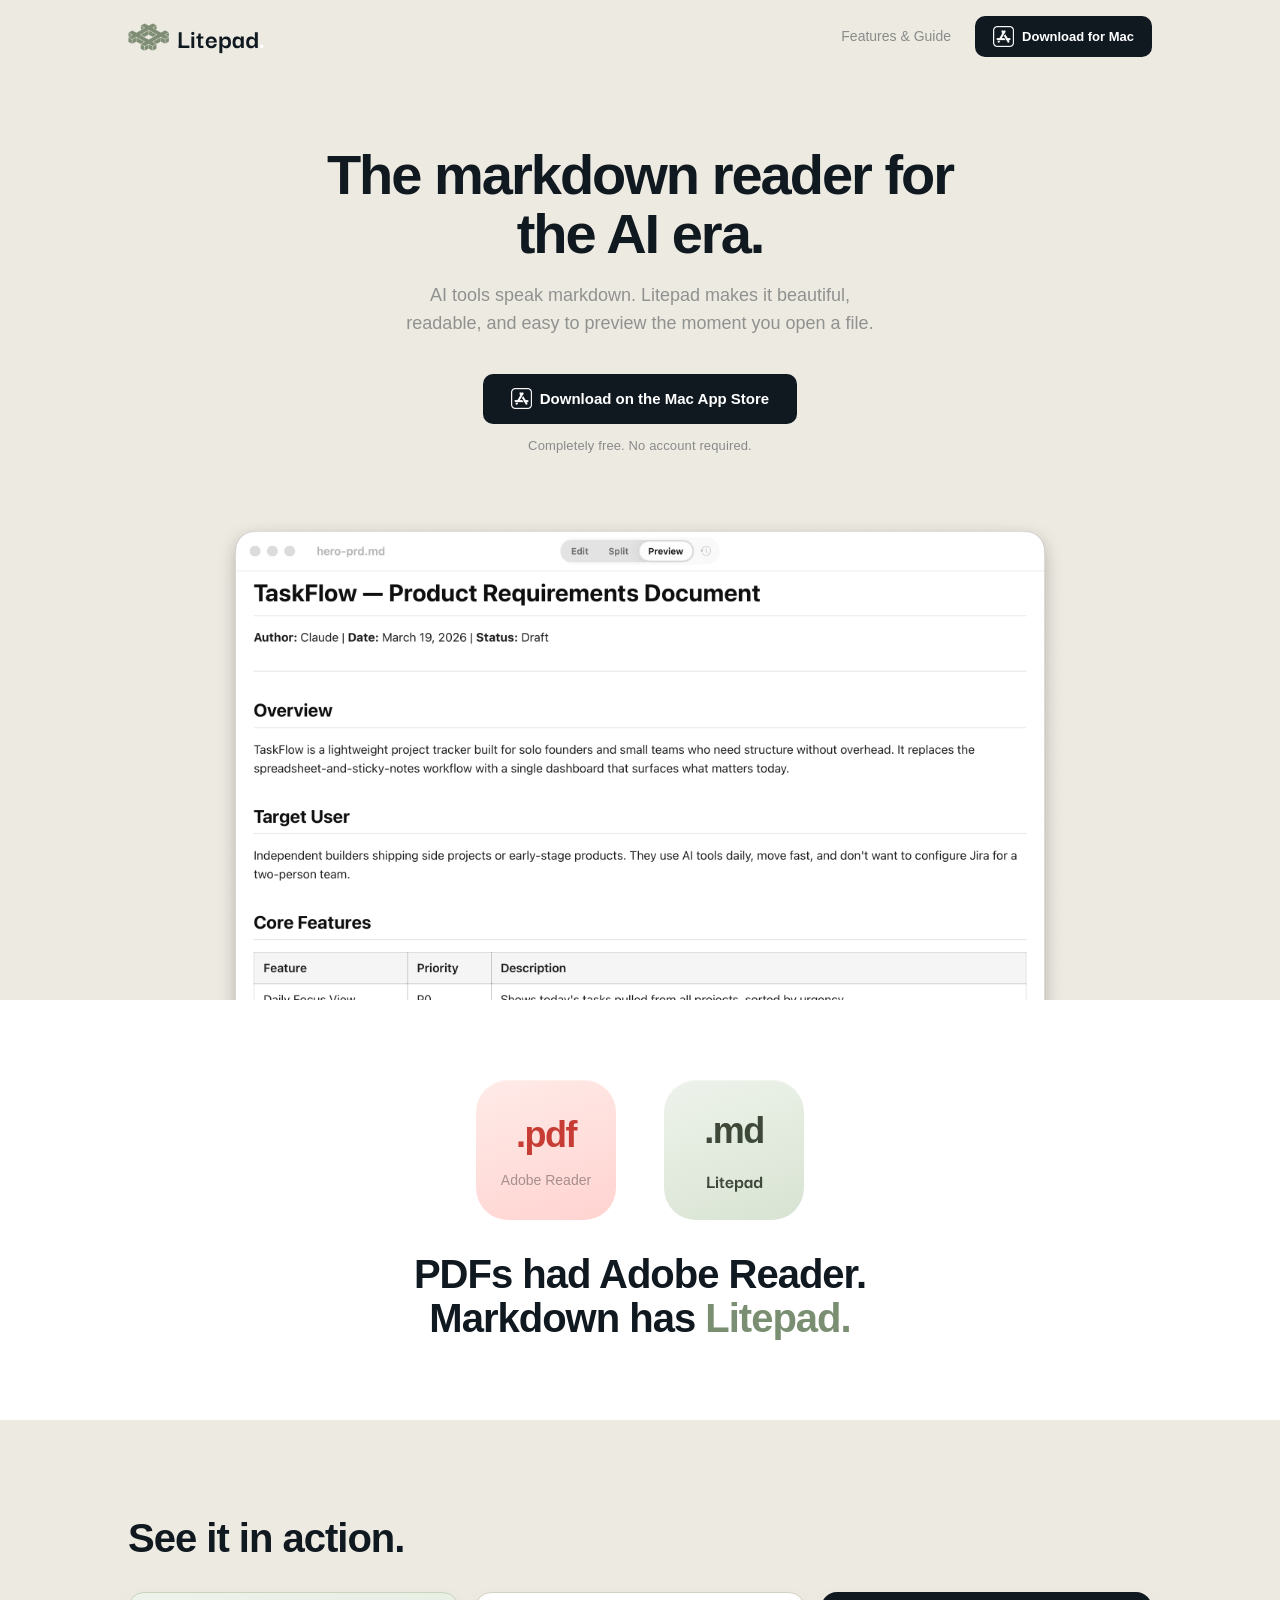
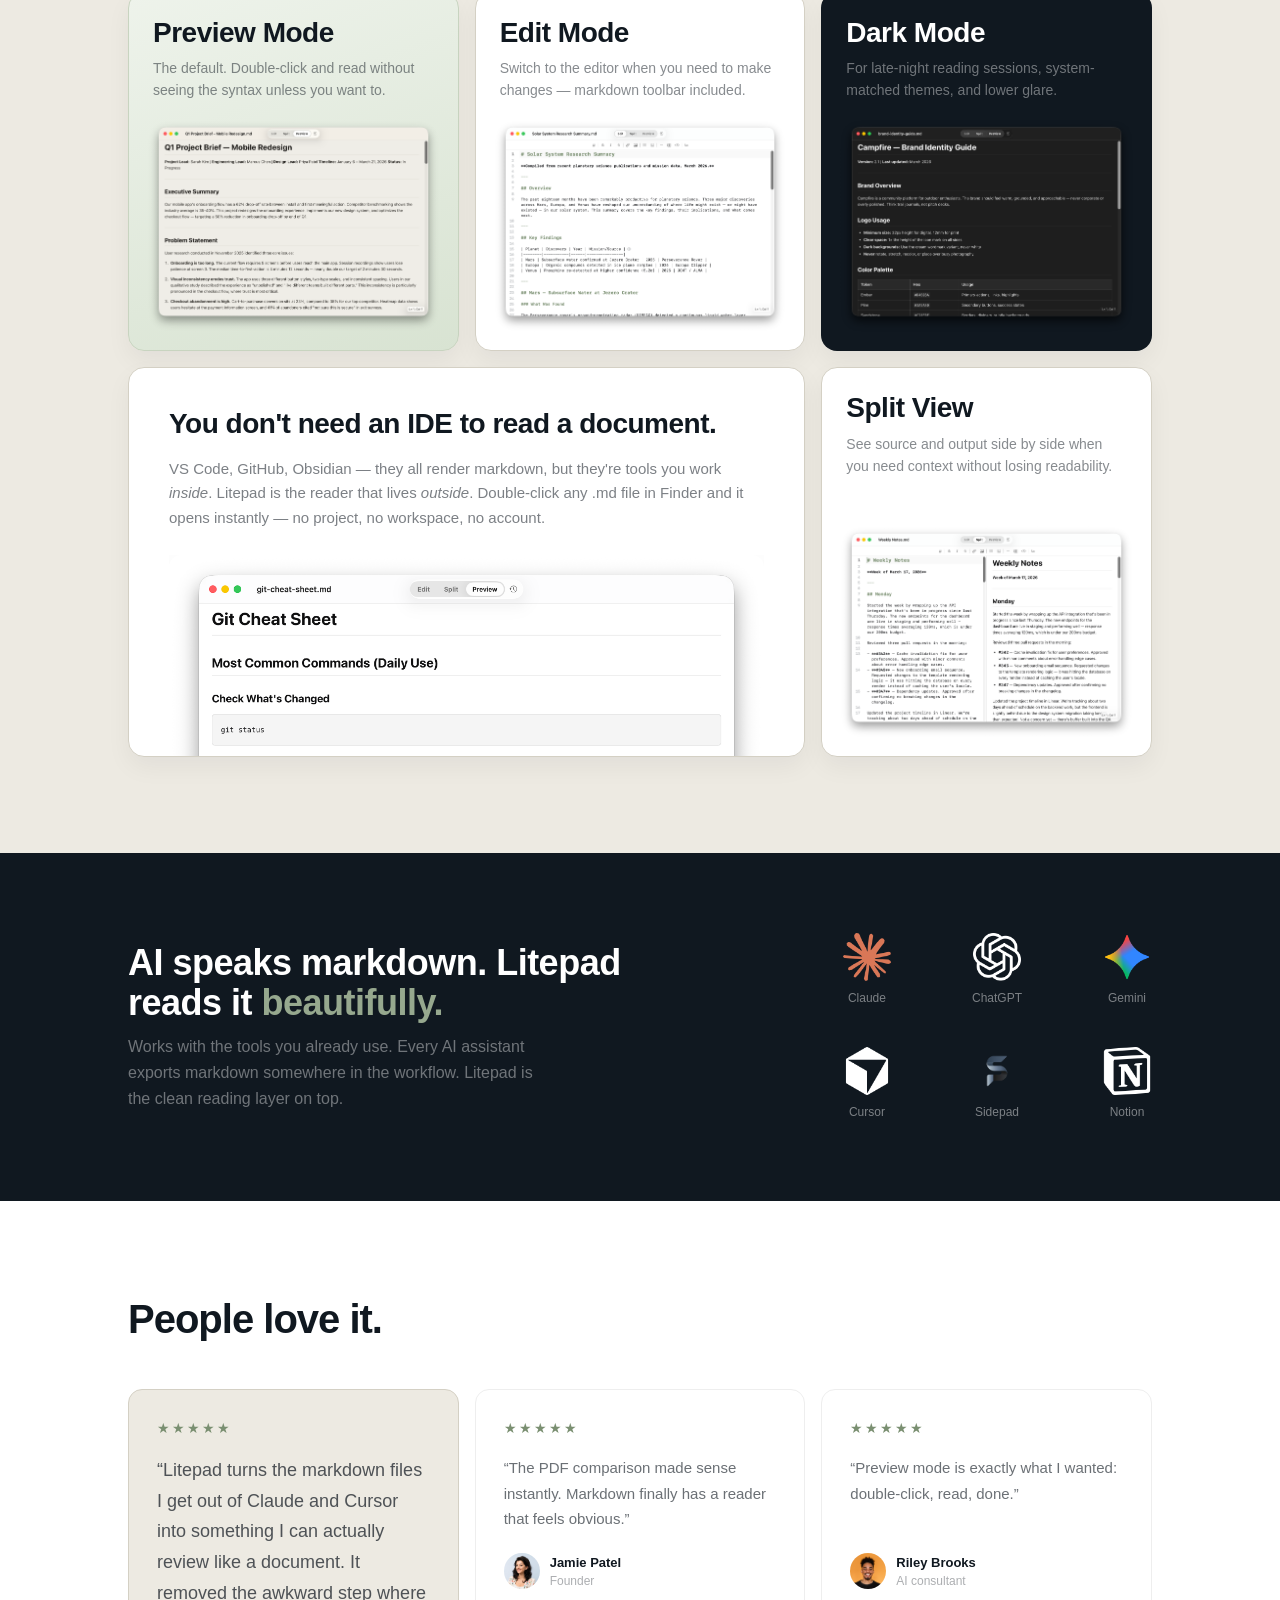
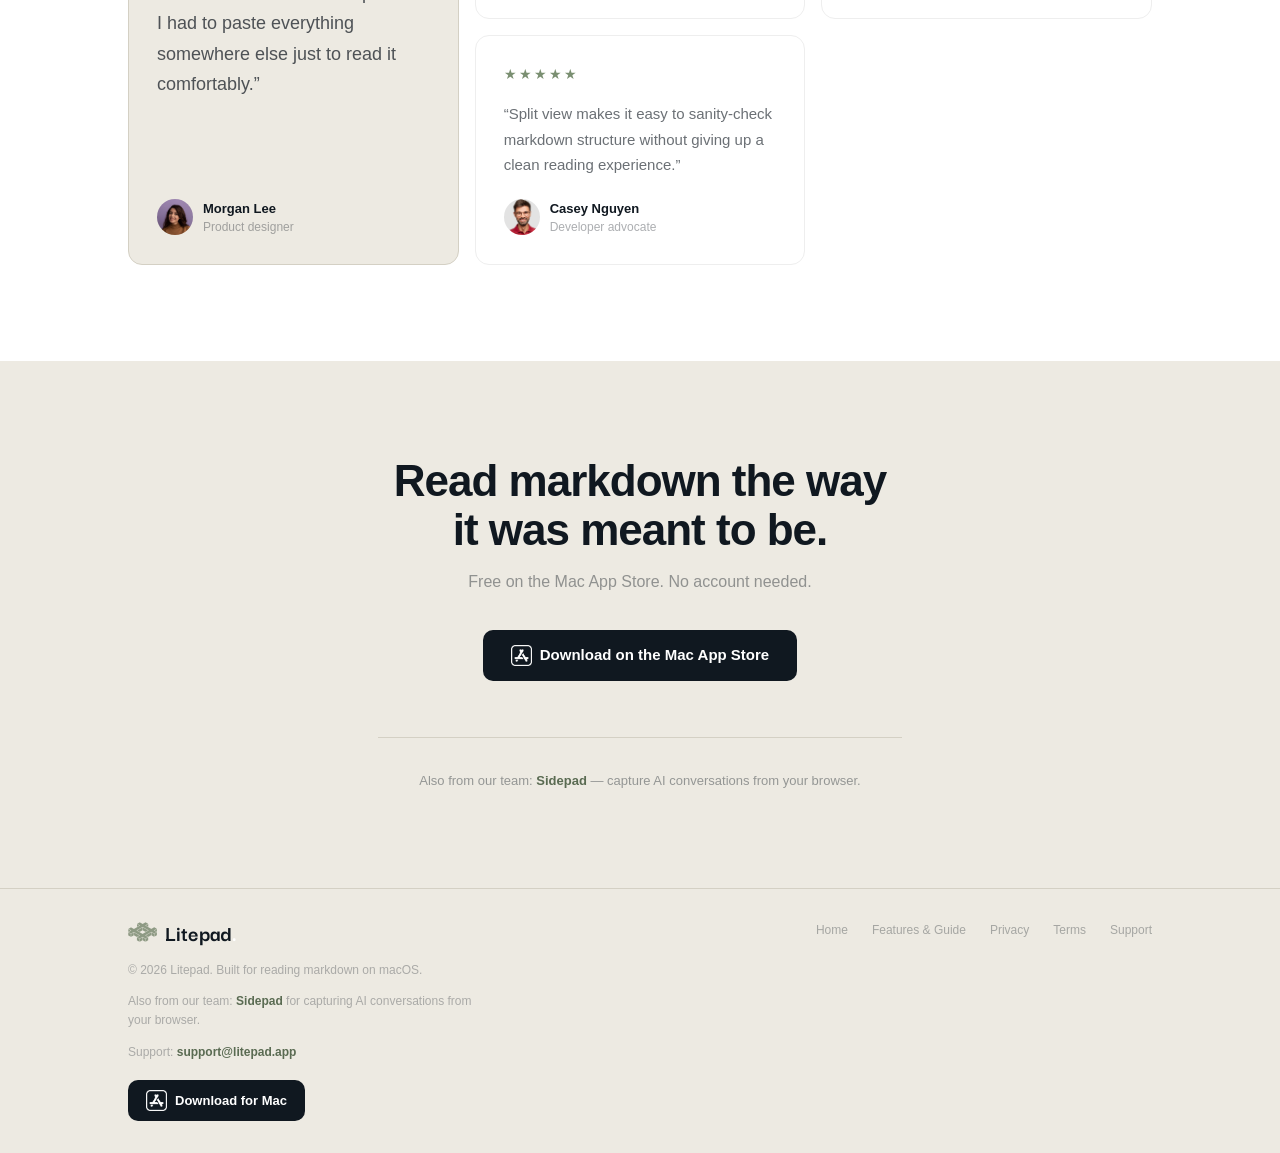
<file: index.html>
<!DOCTYPE html>
<html lang="en">
<head>
  <meta charset="UTF-8">
  <meta name="viewport" content="width=device-width, initial-scale=1.0">
  <title>Litepad | The markdown reader for the AI era</title>
  <meta name="description" content="Litepad is the markdown reader for the AI era. Double-click any .md file and see it beautifully rendered on your Mac.">
  <meta property="og:title" content="Litepad | The markdown reader for the AI era">
  <meta property="og:description" content="AI tools speak markdown. Litepad makes it beautiful, readable, and easy to preview.">
  <meta property="og:type" content="website">
  <meta property="og:image" content="assets/screenshots/Homepage/hero-prd-cropped.png">
  <meta name="twitter:card" content="summary_large_image">
  <meta name="twitter:title" content="Litepad | The markdown reader for the AI era">
  <meta name="twitter:description" content="AI tools speak markdown. Litepad makes it beautiful, readable, and easy to preview.">
  <link rel="icon" type="image/png" href="assets/logo/icon/transparent-icon-cropped.png">
  <link rel="preconnect" href="https://fonts.googleapis.com">
  <link rel="preconnect" href="https://fonts.gstatic.com" crossorigin>
  <link href="https://fonts.googleapis.com/css2?family=Darker+Grotesque:wght@700&display=swap" rel="stylesheet">
  <link rel="stylesheet" href="css/style.css">
</head>
<body>
  <div class="site-shell">
    <header class="nav" aria-label="Primary">
      <div class="nav-inner">
        <a class="nav-logo" href="index.html" aria-label="Litepad home">
          <img src="assets/logo/icon/transparent-icon-cropped.png" alt="">
          <span class="nav-wordmark">Litepad<span class="dot">.</span></span>
        </a>
        <div class="nav-right">
          <a class="nav-link" href="features.html">Features &amp; Guide</a>
          <a class="btn-primary nav-cta" href="#" aria-label="Download Litepad for Mac">
            <img src="assets/outside-logos/831378.png" alt="">
            <span>Download for Mac</span>
          </a>
        </div>
      </div>
    </header>

    <main>
      <section class="hero section-beige">
        <div class="hero-inner">
          <h1>The markdown reader for the AI era.</h1>
          <p class="hero-sub">AI tools speak markdown. Litepad makes it beautiful, readable, and easy to preview the moment you open a file.</p>
          <div class="hero-ctas">
            <a class="btn-primary" href="#">
              <img src="assets/outside-logos/831378.png" alt="">
              <span>Download on the Mac App Store</span>
            </a>
          </div>
          <p class="hero-trust">Completely free. No account required.</p>
        </div>
        <div class="hero-screenshot" aria-label="Litepad preview mode interface">
          <img src="assets/screenshots/Homepage/hero-prd-cropped.png" alt="Litepad showing a product requirements document in preview mode" width="2290" height="1300">
        </div>
      </section>

      <section class="pdf-analogy section-white">
        <div class="container pdf-analogy-inner">
          <div class="format-chips" aria-label="PDF compared with markdown reading app">
            <div class="format-chip format-chip--pdf">
              <strong>.pdf</strong>
              <span>Adobe Reader</span>
            </div>
            <div class="format-chip format-chip--md">
              <strong>.md</strong>
              <span>Litepad</span>
            </div>
          </div>
          <h2>PDFs had Adobe Reader.<br>Markdown has <span class="text-green">Litepad.</span></h2>
        </div>
      </section>

      <section class="bento section-beige">
        <div class="container">
          <div class="bento-header">
            <h2>See it in action.</h2>
          </div>
          <div class="bento-grid">
            <article class="bento-card bento-card--preview">
              <div class="bento-card-body">
                <h3>Preview Mode</h3>
                <p>The default. Double-click and read without seeing the syntax unless you want to.</p>
              </div>
              <div class="bento-card-image">
                <img src="assets/screenshots/Bento/bento-preview-Q1-project-light.png" alt="Q1 Project Brief rendered in Litepad preview mode">
              </div>
            </article>

            <article class="bento-card bento-card--edit">
              <div class="bento-card-body">
                <h3>Edit Mode</h3>
                <p>Switch to the editor when you need to make changes — markdown toolbar included.</p>
              </div>
              <div class="bento-card-image">
                <img src="assets/screenshots/Bento/bento-edit-solarsystem-ultralight.png" alt="Solar System Research Summary in Litepad edit mode with toolbar">
              </div>
            </article>

            <article class="bento-card bento-card--dark">
              <div class="bento-card-body">
                <h3>Dark Mode</h3>
                <p>For late-night reading sessions, system-matched themes, and lower glare.</p>
              </div>
              <div class="bento-card-image">
                <img src="assets/screenshots/Bento/bento-dark-brand.png" alt="Brand Identity Guide rendered in Litepad dark mode">
              </div>
            </article>

            <article class="bento-card bento-card--no-ide">
              <div class="no-ide-copy">
                <h3>You don't need an IDE to read a document.</h3>
                <p>VS Code, GitHub, Obsidian — they all render markdown, but they're tools you work <em>inside</em>. Litepad is the reader that lives <em>outside</em>. Double-click any .md file in Finder and it opens instantly — no project, no workspace, no account.</p>
              </div>
              <div class="no-ide-image">
                <img src="assets/screenshots/Homepage/git-final-cropped.png" alt="Git Cheat Sheet rendered in Litepad preview mode">
              </div>
            </article>

            <article class="bento-card bento-card--split">
              <div class="bento-card-body">
                <h3>Split View</h3>
                <p>See source and output side by side when you need context without losing readability.</p>
              </div>
              <div class="bento-card-image">
                <img src="assets/screenshots/Bento/bento-split-weekly-ultralight.png" alt="Weekly Notes in Litepad split view showing raw markdown and rendered preview side by side">
              </div>
            </article>
          </div>
        </div>
      </section>

      <section class="ai-tools section-dark">
        <div class="container ai-tools-inner">
          <div class="ai-tools-text">
            <h2>AI speaks markdown. Litepad reads it <span class="text-green-light">beautifully.</span></h2>
            <p>Works with the tools you already use. Every AI assistant exports markdown somewhere in the workflow. Litepad is the clean reading layer on top.</p>
          </div>
          <div class="ai-logos" aria-label="Supported AI and productivity tools">
            <div class="ai-logo-item"><img src="assets/outside-logos/claude-color.png" alt="Claude"><span>Claude</span></div>
            <div class="ai-logo-item"><img class="invert-logo" src="assets/outside-logos/openai.png" alt="ChatGPT"><span>ChatGPT</span></div>
            <div class="ai-logo-item"><img src="assets/outside-logos/gemini-color.png" alt="Gemini"><span>Gemini</span></div>
            <div class="ai-logo-item"><img class="invert-logo" src="assets/outside-logos/cursor.png" alt="Cursor"><span>Cursor</span></div>
            <div class="ai-logo-item"><img src="assets/outside-logos/logo-S-transparent-padded.png" alt="Sidepad"><span>Sidepad</span></div>
            <div class="ai-logo-item"><img class="invert-logo" src="assets/outside-logos/notion.png" alt="Notion"><span>Notion</span></div>
          </div>
        </div>
      </section>

      <section class="testimonials section-white">
        <div class="container">
          <h2>People love it.</h2>
          <div class="testimonials-grid">
            <article class="t-card t-card--featured">
              <div class="stars" aria-label="5 stars">★★★★★</div>
              <p class="quote">“Litepad turns the markdown files I get out of Claude and Cursor into something I can actually review like a document. It removed the awkward step where I had to paste everything somewhere else just to read it comfortably.”</p>
              <div class="t-author">
                <img class="t-avatar" src="assets/testimonials/morgan.png" alt="">
                <div>
                  <div class="t-name">Morgan Lee</div>
                  <div class="t-role">Product designer</div>
                </div>
              </div>
            </article>
            <article class="t-card">
              <div class="stars" aria-label="5 stars">★★★★★</div>
              <p class="quote">“The PDF comparison made sense instantly. Markdown finally has a reader that feels obvious.”</p>
              <div class="t-author">
                <img class="t-avatar" src="assets/testimonials/jamie.png" alt="">
                <div>
                  <div class="t-name">Jamie Patel</div>
                  <div class="t-role">Founder</div>
                </div>
              </div>
            </article>
            <article class="t-card">
              <div class="stars" aria-label="5 stars">★★★★★</div>
              <p class="quote">“Preview mode is exactly what I wanted: double-click, read, done.”</p>
              <div class="t-author">
                <img class="t-avatar" src="assets/testimonials/riley.png" alt="">
                <div>
                  <div class="t-name">Riley Brooks</div>
                  <div class="t-role">AI consultant</div>
                </div>
              </div>
            </article>
            <article class="t-card">
              <div class="stars" aria-label="5 stars">★★★★★</div>
              <p class="quote">“Split view makes it easy to sanity-check markdown structure without giving up a clean reading experience.”</p>
              <div class="t-author">
                <img class="t-avatar" src="assets/testimonials/casey.png" alt="">
                <div>
                  <div class="t-name">Casey Nguyen</div>
                  <div class="t-role">Developer advocate</div>
                </div>
              </div>
            </article>
          </div>
        </div>
      </section>

      <section class="bottom-cta section-beige">
        <div class="container bottom-cta-inner">
          <h2>Read markdown the way it was meant to be.</h2>
          <p class="bottom-cta-sub">Free on the Mac App Store. No account needed.</p>
          <a class="btn-primary" href="#">
            <img src="assets/outside-logos/831378.png" alt="">
            <span>Download on the Mac App Store</span>
          </a>
          <p class="sidepad-promo">Also from our team: <a href="https://sidepad.app/"><strong>Sidepad</strong></a> — capture AI conversations from your browser.</p>
        </div>
      </section>
    </main>

    <footer class="footer section-beige">
      <div class="footer-inner">
        <div class="footer-copy">
          <a class="footer-brand" href="index.html" aria-label="Litepad home">
            <img src="assets/logo/icon/transparent-icon-cropped.png" alt="">
            <span class="footer-wordmark">Litepad<span class="dot">.</span></span>
          </a>
          <p class="footer-copyright">© 2026 Litepad. Built for reading markdown on macOS.</p>
          <p class="footer-note">Also from our team: <a href="https://sidepad.app/">Sidepad</a> for capturing AI conversations from your browser.</p>
          <p class="footer-support">Support: <a href="mailto:support@litepad.app">support@litepad.app</a></p>
          <div class="footer-download">
            <a class="btn-primary nav-cta" href="#">
              <img src="assets/outside-logos/831378.png" alt="">
              <span>Download for Mac</span>
            </a>
          </div>
        </div>
        <nav class="footer-links" aria-label="Footer">
          <a href="index.html">Home</a>
          <a href="features.html">Features &amp; Guide</a>
          <a href="privacy.html">Privacy</a>
          <a href="terms.html">Terms</a>
          <a href="mailto:support@litepad.app">Support</a>
        </nav>
      </div>
    </footer>
  </div>
  <script src="js/main.js"></script>
</body>
</html>
</file>
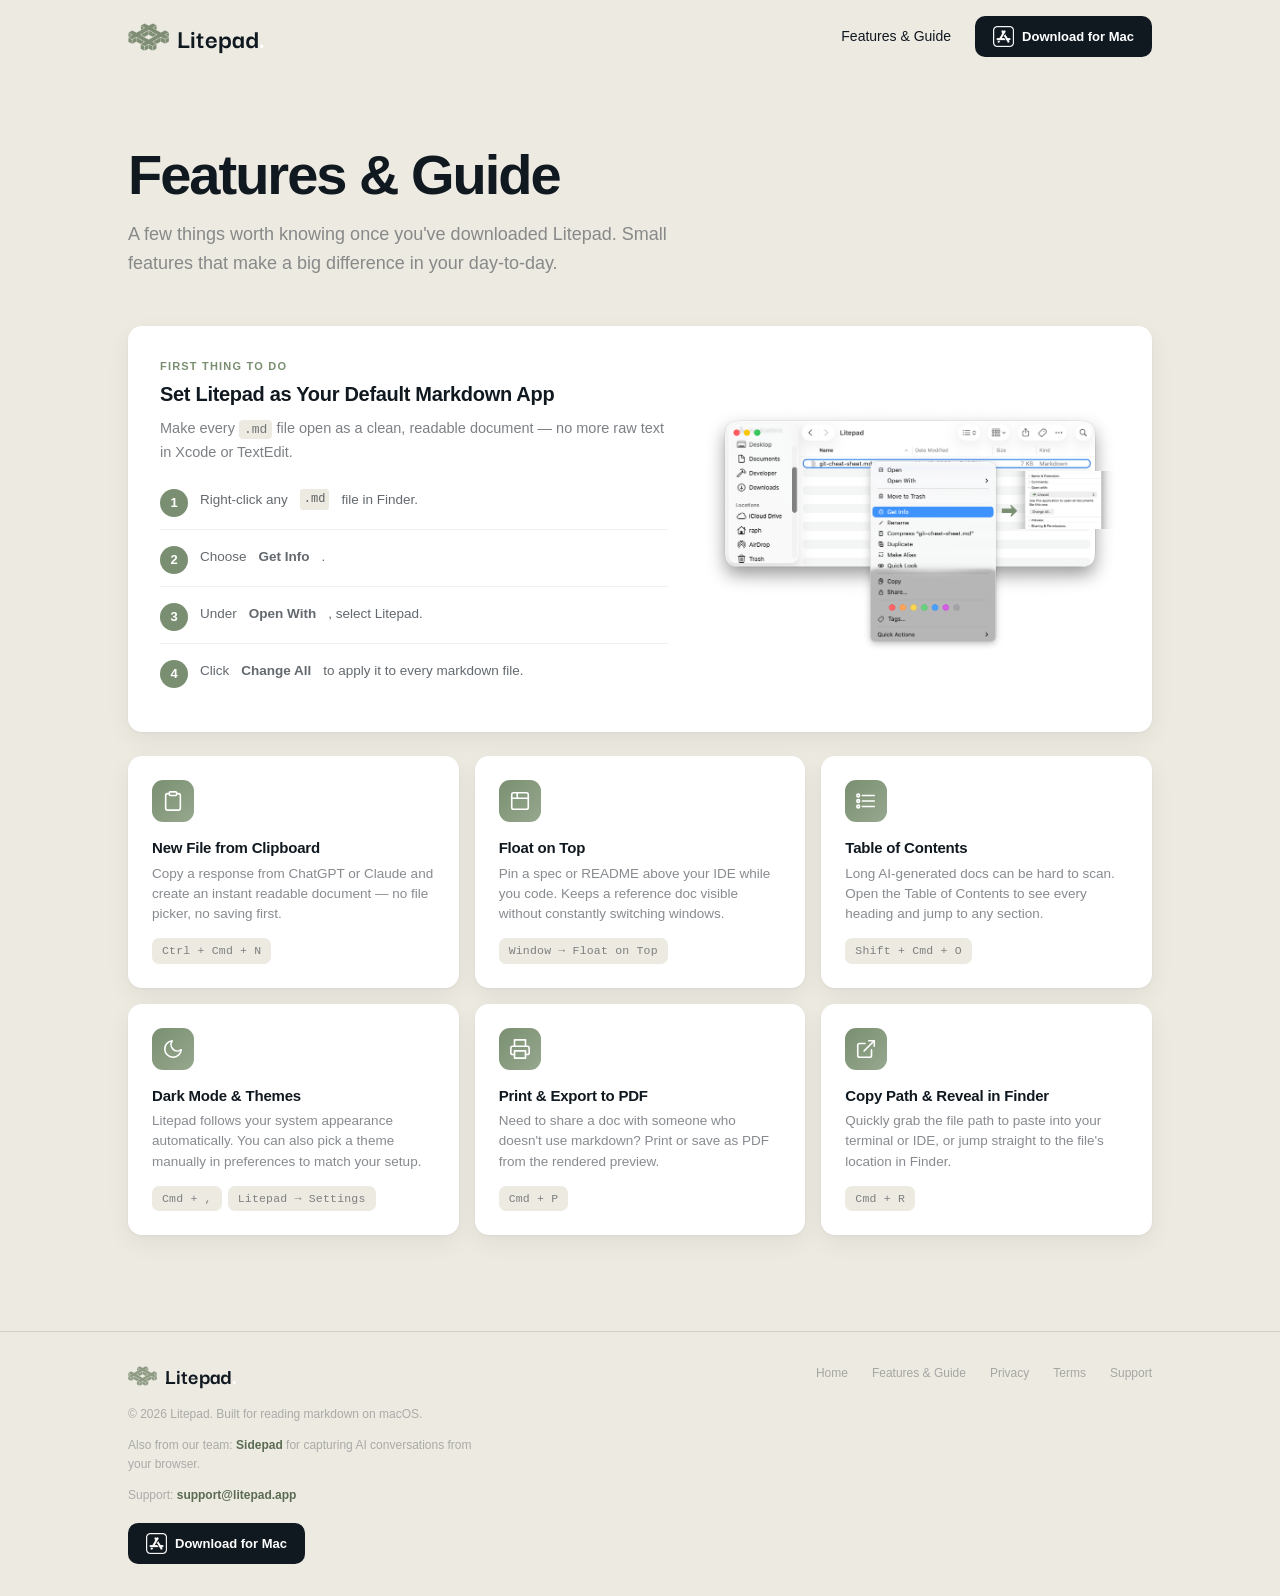
<file: features.html>
<!DOCTYPE html>
<html lang="en">
<head>
  <meta charset="UTF-8">
  <meta name="viewport" content="width=device-width, initial-scale=1.0">
  <title>Features &amp; Guide | Litepad</title>
  <meta name="description" content="Tips and shortcuts for getting the most out of Litepad — set it as your default, clipboard tricks, floating windows, themes, and PDF export.">
  <meta property="og:title" content="Features &amp; Guide | Litepad">
  <meta property="og:description" content="Tips and shortcuts for getting the most out of Litepad — set it as your default, clipboard tricks, floating windows, themes, and PDF export.">
  <meta property="og:type" content="website">
  <meta property="og:image" content="assets/screenshots/Homepage/hero-prd-cropped.png">
  <meta name="twitter:card" content="summary_large_image">
  <meta name="twitter:title" content="Features &amp; Guide | Litepad">
  <meta name="twitter:description" content="Tips and shortcuts for getting the most out of Litepad on macOS.">
  <link rel="icon" type="image/png" href="assets/logo/icon/transparent-icon-cropped.png">
  <link rel="preconnect" href="https://fonts.googleapis.com">
  <link rel="preconnect" href="https://fonts.gstatic.com" crossorigin>
  <link href="https://fonts.googleapis.com/css2?family=Darker+Grotesque:wght@700&display=swap" rel="stylesheet">
  <link rel="stylesheet" href="css/style.css">
</head>
<body>
  <div class="site-shell">
    <header class="nav" aria-label="Primary">
      <div class="nav-inner">
        <a class="nav-logo" href="index.html" aria-label="Litepad home">
          <img src="assets/logo/icon/transparent-icon-cropped.png" alt="">
          <span class="nav-wordmark">Litepad<span class="dot">.</span></span>
        </a>
        <div class="nav-right">
          <a class="nav-link" href="features.html" aria-current="page">Features &amp; Guide</a>
          <a class="btn-primary nav-cta" href="#">
            <img src="assets/outside-logos/831378.png" alt="">
            <span>Download for Mac</span>
          </a>
        </div>
      </div>
    </header>

    <main class="section-beige">
    <section class="features-header">
      <div class="container">
        <h1>Features &amp; Guide</h1>
        <p>A few things worth knowing once you've downloaded Litepad. Small features that make a big difference in your day-to-day.</p>
      </div>
    </section>

    <section class="features-tips">
      <div class="container">
        <article class="tip-hero">
          <div class="tip-hero-text">
            <span class="tip-hero-label">First thing to do</span>
            <h2>Set Litepad as Your Default Markdown App</h2>
            <p>Make every <code>.md</code> file open as a clean, readable document — no more raw text in Xcode or TextEdit.</p>
            <ol class="tip-hero-steps">
              <li>Right-click any <code>.md</code> file in Finder.</li>
              <li>Choose <strong>Get Info</strong>.</li>
              <li>Under <strong>Open With</strong>, select Litepad.</li>
              <li>Click <strong>Change All</strong> to apply it to every markdown file.</li>
            </ol>
          </div>
          <div class="tip-hero-image">
            <img src="assets/screenshots/Set Default Image/set-default-md.png" alt="Finder context menu showing Get Info, with the Open With panel set to Litepad and Change All button">
          </div>
        </article>

        <div class="tips-grid">
          <article class="tip-card">
            <div class="tip-icon" aria-hidden="true">
              <svg width="22" height="22" viewBox="0 0 24 24" fill="none" stroke="#fff" stroke-width="1.75" stroke-linecap="round" stroke-linejoin="round"><path d="M16 4h2a2 2 0 0 1 2 2v14a2 2 0 0 1-2 2H6a2 2 0 0 1-2-2V6a2 2 0 0 1 2-2h2"/><rect x="8" y="2" width="8" height="4" rx="1" ry="1"/></svg>
            </div>
            <h3 class="tip-title">New File from Clipboard</h3>
            <p class="tip-desc">Copy a response from ChatGPT or Claude and create an instant readable document — no file picker, no saving first.</p>
            <span class="tip-shortcut">Ctrl + Cmd + N</span>
          </article>

          <article class="tip-card">
            <div class="tip-icon" aria-hidden="true">
              <svg width="22" height="22" viewBox="0 0 24 24" fill="none" stroke="#fff" stroke-width="1.75" stroke-linecap="round" stroke-linejoin="round"><rect x="3" y="3" width="18" height="18" rx="2"/><path d="M3 9h18"/><line x1="9" y1="3" x2="9" y2="9"/></svg>
            </div>
            <h3 class="tip-title">Float on Top</h3>
            <p class="tip-desc">Pin a spec or README above your IDE while you code. Keeps a reference doc visible without constantly switching windows.</p>
            <span class="tip-shortcut">Window → Float on Top</span>
          </article>

          <article class="tip-card">
            <div class="tip-icon" aria-hidden="true">
              <svg width="22" height="22" viewBox="0 0 24 24" fill="none" stroke="#fff" stroke-width="1.75" stroke-linecap="round" stroke-linejoin="round"><line x1="8" y1="6" x2="21" y2="6"/><line x1="8" y1="12" x2="21" y2="12"/><line x1="8" y1="18" x2="21" y2="18"/><circle cx="3.5" cy="6" r="1.5"/><circle cx="3.5" cy="12" r="1.5"/><circle cx="3.5" cy="18" r="1.5"/></svg>
            </div>
            <h3 class="tip-title">Table of Contents</h3>
            <p class="tip-desc">Long AI-generated docs can be hard to scan. Open the Table of Contents to see every heading and jump to any section.</p>
            <span class="tip-shortcut">Shift + Cmd + O</span>
          </article>

          <article class="tip-card">
            <div class="tip-icon" aria-hidden="true">
              <svg width="22" height="22" viewBox="0 0 24 24" fill="none" stroke="#fff" stroke-width="1.75" stroke-linecap="round" stroke-linejoin="round"><path d="M21 12.79A9 9 0 1 1 11.21 3 7 7 0 0 0 21 12.79z"/></svg>
            </div>
            <h3 class="tip-title">Dark Mode &amp; Themes</h3>
            <p class="tip-desc">Litepad follows your system appearance automatically. You can also pick a theme manually in preferences to match your setup.</p>
            <div class="tip-shortcuts">
              <span class="tip-shortcut">Cmd + ,</span>
              <span class="tip-shortcut">Litepad → Settings</span>
            </div>
          </article>

          <article class="tip-card">
            <div class="tip-icon" aria-hidden="true">
              <svg width="22" height="22" viewBox="0 0 24 24" fill="none" stroke="#fff" stroke-width="1.75" stroke-linecap="round" stroke-linejoin="round"><path d="M6 9V2h12v7"/><path d="M6 18H4a2 2 0 0 1-2-2v-5a2 2 0 0 1 2-2h16a2 2 0 0 1 2 2v5a2 2 0 0 1-2 2h-2"/><rect x="6" y="14" width="12" height="8"/></svg>
            </div>
            <h3 class="tip-title">Print &amp; Export to PDF</h3>
            <p class="tip-desc">Need to share a doc with someone who doesn&apos;t use markdown? Print or save as PDF from the rendered preview.</p>
            <span class="tip-shortcut">Cmd + P</span>
          </article>

          <article class="tip-card">
            <div class="tip-icon" aria-hidden="true">
              <svg width="22" height="22" viewBox="0 0 24 24" fill="none" stroke="#fff" stroke-width="1.75" stroke-linecap="round" stroke-linejoin="round"><path d="M15 3h6v6"/><path d="M10 14L21 3"/><path d="M18 13v6a2 2 0 0 1-2 2H5a2 2 0 0 1-2-2V8a2 2 0 0 1 2-2h6"/></svg>
            </div>
            <h3 class="tip-title">Copy Path &amp; Reveal in Finder</h3>
            <p class="tip-desc">Quickly grab the file path to paste into your terminal or IDE, or jump straight to the file&apos;s location in Finder.</p>
            <span class="tip-shortcut">Cmd + R</span>
          </article>
        </div>
      </div>
    </section>
    </main>

    <footer class="footer section-beige">
      <div class="footer-inner">
        <div class="footer-copy">
          <a class="footer-brand" href="index.html" aria-label="Litepad home">
            <img src="assets/logo/icon/transparent-icon-cropped.png" alt="">
            <span class="footer-wordmark">Litepad<span class="dot">.</span></span>
          </a>
          <p class="footer-copyright">© 2026 Litepad. Built for reading markdown on macOS.</p>
          <p class="footer-note">Also from our team: <a href="https://sidepad.app/">Sidepad</a> for capturing AI conversations from your browser.</p>
          <p class="footer-support">Support: <a href="mailto:support@litepad.app">support@litepad.app</a></p>
          <div class="footer-download">
            <a class="btn-primary nav-cta" href="#">
              <img src="assets/outside-logos/831378.png" alt="">
              <span>Download for Mac</span>
            </a>
          </div>
        </div>
        <nav class="footer-links" aria-label="Footer">
          <a href="index.html">Home</a>
          <a href="features.html">Features &amp; Guide</a>
          <a href="privacy.html">Privacy</a>
          <a href="terms.html">Terms</a>
          <a href="mailto:support@litepad.app">Support</a>
        </nav>
      </div>
    </footer>
  </div>
  <script src="js/main.js"></script>
</body>
</html>
</file>
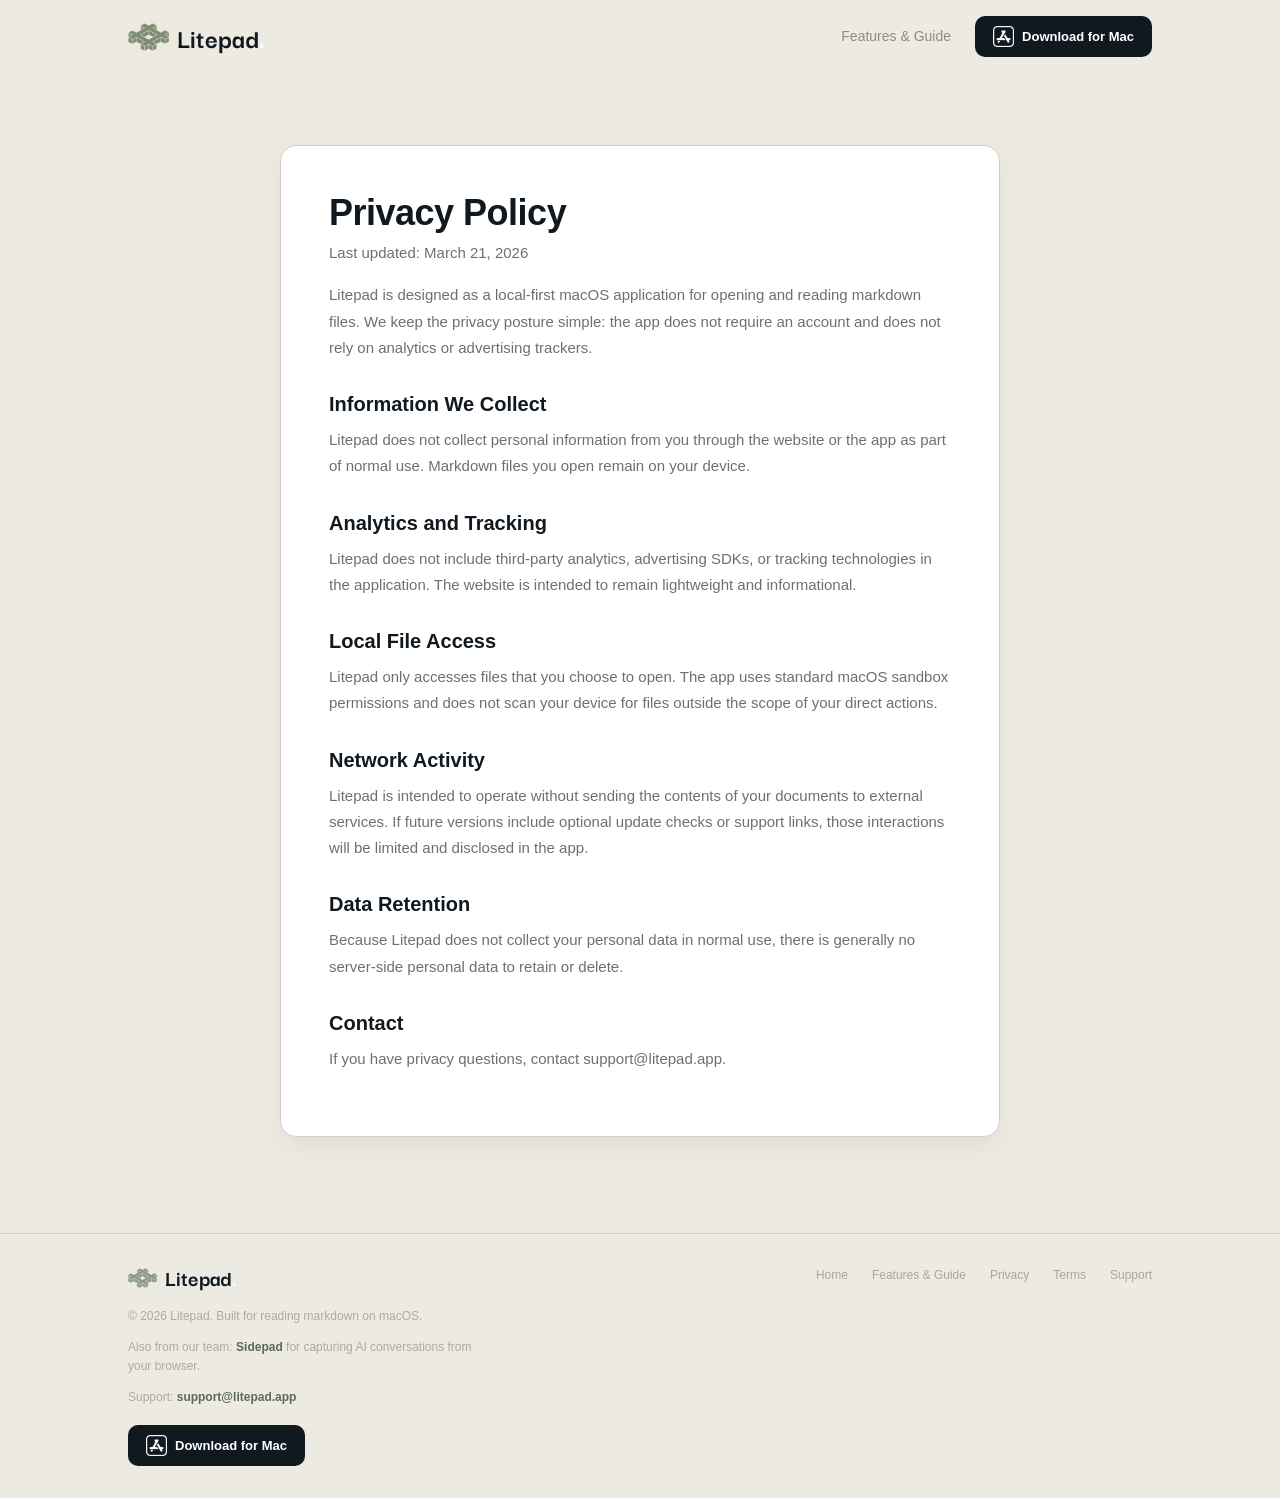
<file: privacy.html>
<!DOCTYPE html>
<html lang="en">
<head>
  <meta charset="UTF-8">
  <meta name="viewport" content="width=device-width, initial-scale=1.0">
  <title>Privacy Policy | Litepad</title>
  <meta name="description" content="Litepad privacy policy. Litepad collects no user data, has no analytics, and is designed to keep markdown reading local on your Mac.">
  <meta property="og:title" content="Privacy Policy | Litepad">
  <meta property="og:description" content="Litepad's privacy approach for a local-first markdown reader on macOS.">
  <meta property="og:type" content="website">
  <meta property="og:image" content="assets/screenshots/Homepage/hero-prd-cropped.png">
  <meta name="twitter:card" content="summary_large_image">
  <meta name="twitter:title" content="Privacy Policy | Litepad">
  <meta name="twitter:description" content="Litepad privacy policy for its macOS markdown reader.">
  <link rel="icon" type="image/png" href="assets/logo/icon/transparent-icon-cropped.png">
  <link rel="preconnect" href="https://fonts.googleapis.com">
  <link rel="preconnect" href="https://fonts.gstatic.com" crossorigin>
  <link href="https://fonts.googleapis.com/css2?family=Darker+Grotesque:wght@700&display=swap" rel="stylesheet">
  <link rel="stylesheet" href="css/style.css">
</head>
<body>
  <div class="site-shell">
    <header class="nav" aria-label="Primary">
      <div class="nav-inner">
        <a class="nav-logo" href="index.html" aria-label="Litepad home">
          <img src="assets/logo/icon/transparent-icon-cropped.png" alt="">
          <span class="nav-wordmark">Litepad<span class="dot">.</span></span>
        </a>
        <div class="nav-right">
          <a class="nav-link" href="features.html">Features &amp; Guide</a>
          <a class="btn-primary nav-cta" href="#">
            <img src="assets/outside-logos/831378.png" alt="">
            <span>Download for Mac</span>
          </a>
        </div>
      </div>
    </header>

    <main class="legal section-beige">
    <div class="container">
      <article class="legal-card">
        <h1>Privacy Policy</h1>
        <p class="legal-updated">Last updated: March 21, 2026</p>

        <p>Litepad is designed as a local-first macOS application for opening and reading markdown files. We keep the privacy posture simple: the app does not require an account and does not rely on analytics or advertising trackers.</p>

        <h2>Information We Collect</h2>
        <p>Litepad does not collect personal information from you through the website or the app as part of normal use. Markdown files you open remain on your device.</p>

        <h2>Analytics and Tracking</h2>
        <p>Litepad does not include third-party analytics, advertising SDKs, or tracking technologies in the application. The website is intended to remain lightweight and informational.</p>

        <h2>Local File Access</h2>
        <p>Litepad only accesses files that you choose to open. The app uses standard macOS sandbox permissions and does not scan your device for files outside the scope of your direct actions.</p>

        <h2>Network Activity</h2>
        <p>Litepad is intended to operate without sending the contents of your documents to external services. If future versions include optional update checks or support links, those interactions will be limited and disclosed in the app.</p>

        <h2>Data Retention</h2>
        <p>Because Litepad does not collect your personal data in normal use, there is generally no server-side personal data to retain or delete.</p>

        <h2>Contact</h2>
        <p>If you have privacy questions, contact <a href="mailto:support@litepad.app">support@litepad.app</a>.</p>
      </article>
    </div>
    </main>

    <footer class="footer section-beige">
      <div class="footer-inner">
        <div class="footer-copy">
          <a class="footer-brand" href="index.html" aria-label="Litepad home">
            <img src="assets/logo/icon/transparent-icon-cropped.png" alt="">
            <span class="footer-wordmark">Litepad<span class="dot">.</span></span>
          </a>
          <p class="footer-copyright">© 2026 Litepad. Built for reading markdown on macOS.</p>
          <p class="footer-note">Also from our team: <a href="https://sidepad.app/">Sidepad</a> for capturing AI conversations from your browser.</p>
          <p class="footer-support">Support: <a href="mailto:support@litepad.app">support@litepad.app</a></p>
          <div class="footer-download">
            <a class="btn-primary nav-cta" href="#">
              <img src="assets/outside-logos/831378.png" alt="">
              <span>Download for Mac</span>
            </a>
          </div>
        </div>
        <nav class="footer-links" aria-label="Footer">
          <a href="index.html">Home</a>
          <a href="features.html">Features &amp; Guide</a>
          <a href="privacy.html">Privacy</a>
          <a href="terms.html">Terms</a>
          <a href="mailto:support@litepad.app">Support</a>
        </nav>
      </div>
    </footer>
  </div>
  <script src="js/main.js"></script>
</body>
</html>
</file>
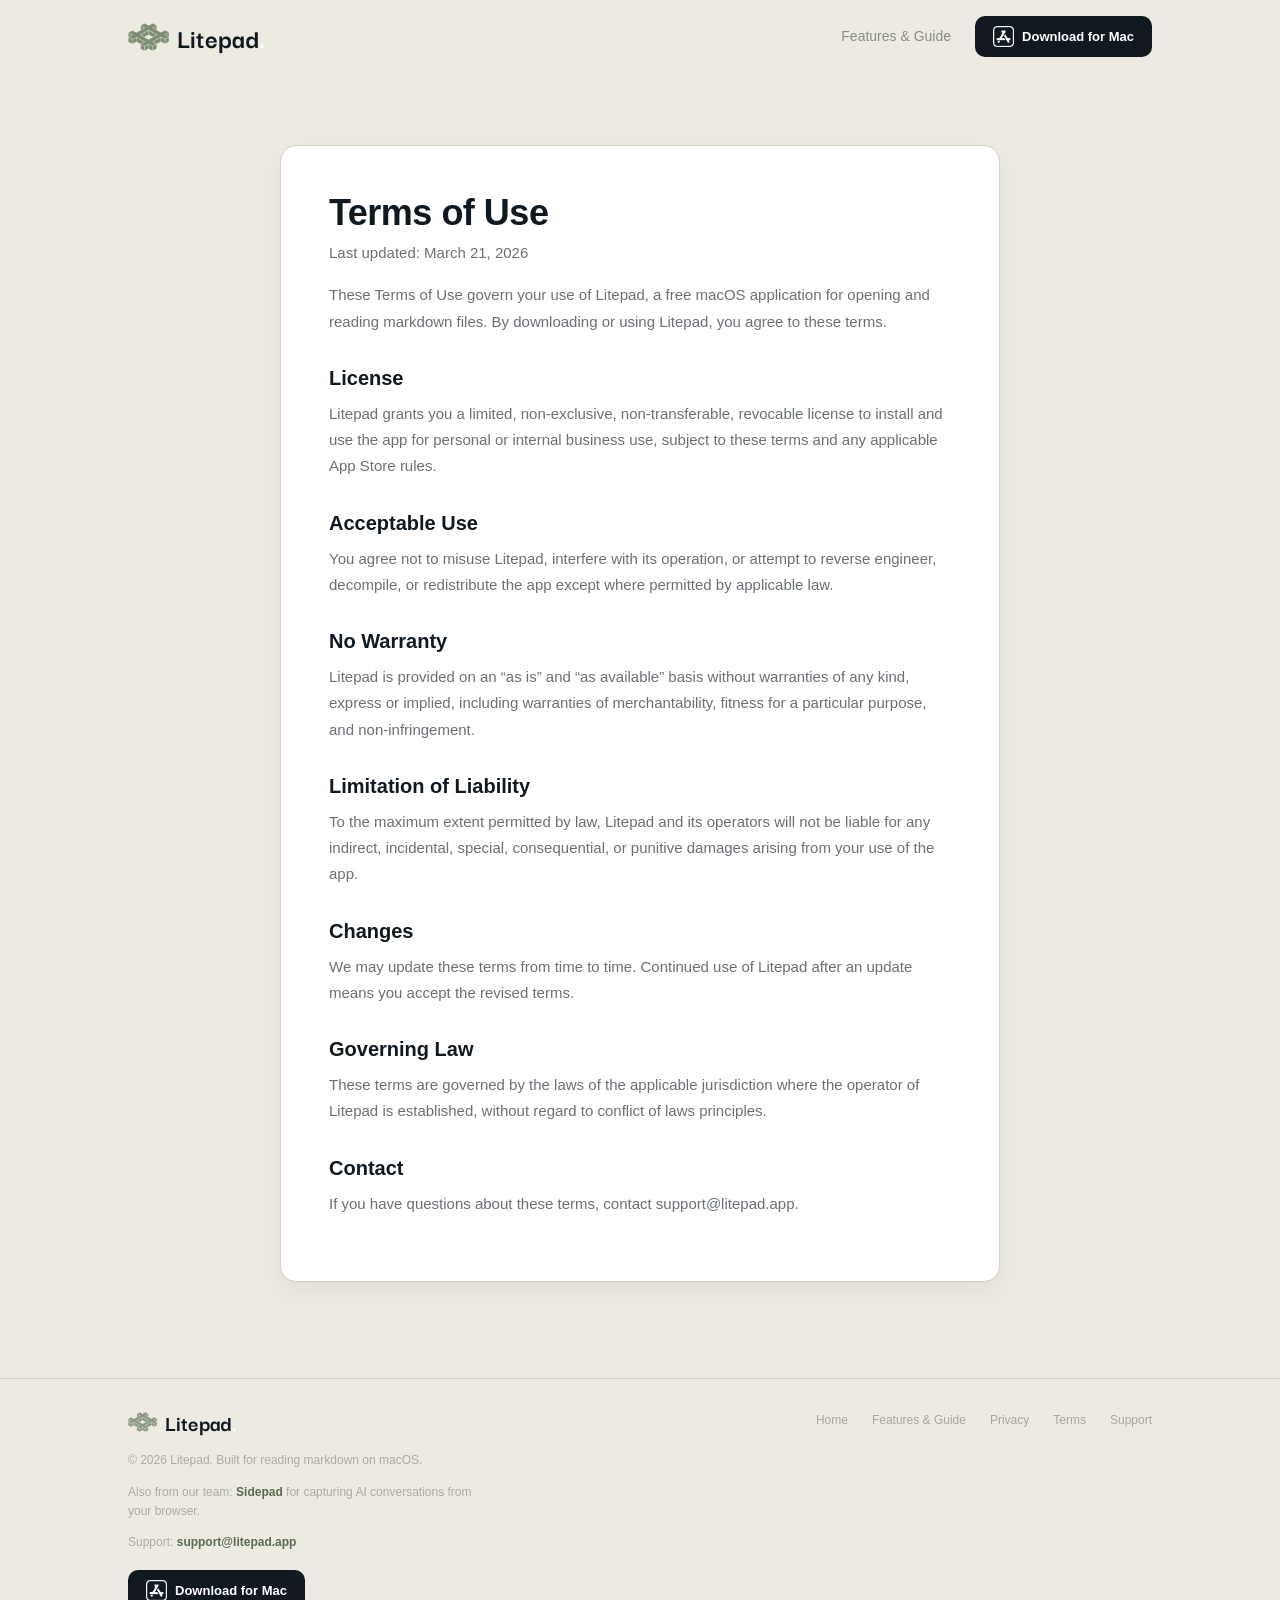
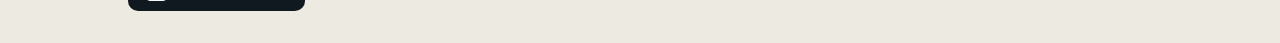
<file: terms.html>
<!DOCTYPE html>
<html lang="en">
<head>
  <meta charset="UTF-8">
  <meta name="viewport" content="width=device-width, initial-scale=1.0">
  <title>Terms of Use | Litepad</title>
  <meta name="description" content="Litepad terms of use for the free macOS markdown reader.">
  <meta property="og:title" content="Terms of Use | Litepad">
  <meta property="og:description" content="Standard terms for using Litepad, the macOS markdown reader.">
  <meta property="og:type" content="website">
  <meta property="og:image" content="assets/screenshots/Homepage/hero-prd-cropped.png">
  <meta name="twitter:card" content="summary_large_image">
  <meta name="twitter:title" content="Terms of Use | Litepad">
  <meta name="twitter:description" content="Standard terms for using Litepad on macOS.">
  <link rel="icon" type="image/png" href="assets/logo/icon/transparent-icon-cropped.png">
  <link rel="preconnect" href="https://fonts.googleapis.com">
  <link rel="preconnect" href="https://fonts.gstatic.com" crossorigin>
  <link href="https://fonts.googleapis.com/css2?family=Darker+Grotesque:wght@700&display=swap" rel="stylesheet">
  <link rel="stylesheet" href="css/style.css">
</head>
<body>
  <div class="site-shell">
    <header class="nav" aria-label="Primary">
      <div class="nav-inner">
        <a class="nav-logo" href="index.html" aria-label="Litepad home">
          <img src="assets/logo/icon/transparent-icon-cropped.png" alt="">
          <span class="nav-wordmark">Litepad<span class="dot">.</span></span>
        </a>
        <div class="nav-right">
          <a class="nav-link" href="features.html">Features &amp; Guide</a>
          <a class="btn-primary nav-cta" href="#">
            <img src="assets/outside-logos/831378.png" alt="">
            <span>Download for Mac</span>
          </a>
        </div>
      </div>
    </header>

    <main class="legal section-beige">
    <div class="container">
      <article class="legal-card">
        <h1>Terms of Use</h1>
        <p class="legal-updated">Last updated: March 21, 2026</p>

        <p>These Terms of Use govern your use of Litepad, a free macOS application for opening and reading markdown files. By downloading or using Litepad, you agree to these terms.</p>

        <h2>License</h2>
        <p>Litepad grants you a limited, non-exclusive, non-transferable, revocable license to install and use the app for personal or internal business use, subject to these terms and any applicable App Store rules.</p>

        <h2>Acceptable Use</h2>
        <p>You agree not to misuse Litepad, interfere with its operation, or attempt to reverse engineer, decompile, or redistribute the app except where permitted by applicable law.</p>

        <h2>No Warranty</h2>
        <p>Litepad is provided on an “as is” and “as available” basis without warranties of any kind, express or implied, including warranties of merchantability, fitness for a particular purpose, and non-infringement.</p>

        <h2>Limitation of Liability</h2>
        <p>To the maximum extent permitted by law, Litepad and its operators will not be liable for any indirect, incidental, special, consequential, or punitive damages arising from your use of the app.</p>

        <h2>Changes</h2>
        <p>We may update these terms from time to time. Continued use of Litepad after an update means you accept the revised terms.</p>

        <h2>Governing Law</h2>
        <p>These terms are governed by the laws of the applicable jurisdiction where the operator of Litepad is established, without regard to conflict of laws principles.</p>

        <h2>Contact</h2>
        <p>If you have questions about these terms, contact <a href="mailto:support@litepad.app">support@litepad.app</a>.</p>
      </article>
    </div>
    </main>

    <footer class="footer section-beige">
      <div class="footer-inner">
        <div class="footer-copy">
          <a class="footer-brand" href="index.html" aria-label="Litepad home">
            <img src="assets/logo/icon/transparent-icon-cropped.png" alt="">
            <span class="footer-wordmark">Litepad<span class="dot">.</span></span>
          </a>
          <p class="footer-copyright">© 2026 Litepad. Built for reading markdown on macOS.</p>
          <p class="footer-note">Also from our team: <a href="https://sidepad.app/">Sidepad</a> for capturing AI conversations from your browser.</p>
          <p class="footer-support">Support: <a href="mailto:support@litepad.app">support@litepad.app</a></p>
          <div class="footer-download">
            <a class="btn-primary nav-cta" href="#">
              <img src="assets/outside-logos/831378.png" alt="">
              <span>Download for Mac</span>
            </a>
          </div>
        </div>
        <nav class="footer-links" aria-label="Footer">
          <a href="index.html">Home</a>
          <a href="features.html">Features &amp; Guide</a>
          <a href="privacy.html">Privacy</a>
          <a href="terms.html">Terms</a>
          <a href="mailto:support@litepad.app">Support</a>
        </nav>
      </div>
    </footer>
  </div>
  <script src="js/main.js"></script>
</body>
</html>
</file>
<file: css/style.css>
:root {
  --green-400: #96a88e;
  --green-500: #7a8f71;
  --green-600: #5a6b52;
  --green-700: #3d4839;
  --beige-100: #edeae2;
  --beige-200: #e2ded0;
  --beige-300: #d4d0c4;
  --charcoal-900: #101820;
  --charcoal-800: #1a2430;
  --charcoal-700: #253040;
  --charcoal-600: #354050;
  --white: #ffffff;
  --shadow-soft: 0 18px 50px rgba(16, 24, 32, 0.08);
  --shadow-card: 0 10px 24px rgba(16, 24, 32, 0.05);
  --radius-s: 8px;
  --radius-m: 10px;
  --radius-l: 12px;
  --radius-xl: 14px;
  --radius-2xl: 16px;
  --space-0: 0;
  --space-1: 4px;
  --space-2: 8px;
  --space-3: 12px;
  --space-4: 16px;
  --space-5: 20px;
  --space-6: 24px;
  --space-7: 32px;
  --space-8: 48px;
  --space-9: 56px;
  --space-10: 64px;
  --space-11: 80px;
  --space-12: 96px;
  --max-width: 1120px;
  --page-padding: 48px;
}

*,
*::before,
*::after {
  box-sizing: border-box;
  margin: 0;
  padding: 0;
}

html {
  scroll-behavior: smooth;
}

body {
  min-width: 320px;
  font-family: -apple-system, BlinkMacSystemFont, "Segoe UI", sans-serif;
  color: var(--charcoal-900);
  background: var(--beige-100);
  line-height: 1.5;
  -webkit-font-smoothing: antialiased;
  text-rendering: optimizeLegibility;
}

img,
svg {
  display: block;
  max-width: 100%;
}

a {
  color: inherit;
  text-decoration: none;
}

button,
input,
textarea,
select {
  font: inherit;
}

:focus-visible {
  outline: 2px solid var(--green-500);
  outline-offset: 3px;
}

.container {
  max-width: var(--max-width);
  margin: 0 auto;
  padding: 0 var(--page-padding);
}

.section-beige {
  background: var(--beige-100);
}

.section-white {
  background: var(--white);
}

.section-dark {
  background: var(--charcoal-900);
}

.eyebrow {
  font-size: 11px;
  font-weight: 600;
  letter-spacing: 1.3px;
  text-transform: uppercase;
}

.heading-hero,
h1 {
  font-size: 56px;
  font-weight: 700;
  letter-spacing: -2px;
  line-height: 1.06;
}

.heading-section,
h2 {
  font-size: 40px;
  font-weight: 700;
  letter-spacing: -1px;
  line-height: 1.1;
}

.heading-card,
h3 {
  font-size: 28px;
  font-weight: 700;
  letter-spacing: -0.5px;
  line-height: 1.15;
}

.text-body {
  font-size: 18px;
  line-height: 1.5;
}

.text-section {
  font-size: 16px;
  line-height: 1.6;
}

.text-card {
  font-size: 14px;
  line-height: 1.55;
}

.text-muted {
  color: rgba(16, 24, 32, 0.42);
}

.text-muted-strong {
  color: rgba(16, 24, 32, 0.5);
}

.text-muted-soft {
  color: rgba(16, 24, 32, 0.35);
}

.text-green {
  color: var(--green-500);
}

.text-green-light {
  color: var(--green-400);
}

.btn-primary,
.btn-secondary {
  display: inline-flex;
  align-items: center;
  justify-content: center;
  gap: var(--space-2);
  min-height: 48px;
  padding: 14px 28px;
  border-radius: var(--radius-m);
  transition: background-color 0.2s ease, color 0.2s ease, transform 0.2s ease;
}

.btn-primary {
  background: var(--charcoal-900);
  color: var(--white);
  font-size: 15px;
  font-weight: 600;
}

.btn-primary:hover {
  background: var(--charcoal-800);
  transform: translateY(-1px);
}

.btn-secondary {
  color: rgba(16, 24, 32, 0.52);
  font-size: 15px;
  font-weight: 500;
}

.btn-secondary:hover {
  color: var(--charcoal-900);
}

.btn-primary img {
  width: 21px;
  height: 21px;
  filter: invert(1);
}

.btn-primary img + span {
  padding-right: 0;
}

.site-shell {
  min-height: 100vh;
}

.nav {
  position: sticky;
  top: 0;
  z-index: 40;
  background: rgba(237, 234, 226, 0.9);
  backdrop-filter: blur(10px);
  transition: box-shadow 0.2s ease, background-color 0.2s ease;
}

.nav--scrolled {
  box-shadow: 0 1px 8px rgba(0, 0, 0, 0.04);
}

.nav-inner {
  max-width: var(--max-width);
  margin: 0 auto;
  padding: 16px var(--page-padding);
  display: flex;
  align-items: center;
  justify-content: space-between;
  gap: var(--space-6);
}

.nav-logo,
.footer-brand {
  display: inline-flex;
  align-items: center;
  gap: var(--space-2);
}

.nav-logo img {
  height: 28px;
  width: auto;
}

.footer-brand img {
  height: 20px;
  width: auto;
  opacity: 0.85;
}

.nav-wordmark,
.footer-wordmark {
  font-family: "Darker Grotesque", -apple-system, BlinkMacSystemFont, sans-serif;
  font-size: 28px;
  font-weight: 700;
  line-height: 1;
  color: var(--charcoal-900);
}

.footer-wordmark {
  font-size: 23px;
}

.nav-wordmark .dot,
.footer-wordmark .dot {
  color: var(--white);
}

.nav-right {
  display: flex;
  align-items: center;
  gap: var(--space-6);
}

.nav-link {
  font-size: 14px;
  font-weight: 500;
  color: rgba(16, 24, 32, 0.45);
  transition: color 0.2s ease;
}

.nav-link:hover,
.nav-link[aria-current="page"] {
  color: var(--charcoal-900);
}

.nav-cta {
  min-height: 40px;
  padding: 10px 18px;
  font-size: 13px;
}

.hero {
  padding: 72px 0 0;
  text-align: center;
}

.hero-inner {
  max-width: 860px;
  margin: 0 auto;
  padding: 0 var(--page-padding);
}

.hero h1 {
  max-width: 660px;
  margin: 0 auto 18px;
}

.hero-sub {
  max-width: 500px;
  margin: 0 auto 36px;
  font-size: 18px;
  line-height: 1.55;
  color: rgba(16, 24, 32, 0.42);
}

.hero-ctas {
  display: flex;
  justify-content: center;
  align-items: center;
  gap: 12px;
}

.hero-trust {
  margin-top: 12px;
  margin-bottom: 56px;
  font-size: 13px;
  color: rgba(16, 24, 32, 0.45);
  letter-spacing: 0.01em;
}

.app-window {
  overflow: hidden;
  border: 1px solid var(--beige-300);
  border-radius: var(--radius-l);
  background: var(--white);
  box-shadow: var(--shadow-soft);
}

.hero-screenshot {
  max-width: 860px;
  margin: 0 auto;
}

.hero-screenshot img {
  width: 100%;
  height: auto;
  display: block;
  border-radius: var(--radius-l) var(--radius-l) 0 0;
}

.pdf-analogy {
  padding: 80px 0;
}

.pdf-analogy-inner {
  display: flex;
  flex-direction: column;
  align-items: center;
  text-align: center;
}

.bento {
  padding: 96px 0;
}

.bento-header {
  margin-bottom: 32px;
}

.bento-grid {
  display: grid;
  grid-template-columns: repeat(3, minmax(0, 1fr));
  gap: 16px;
}

.bento-card {
  overflow: hidden;
  border: 1px solid var(--beige-300);
  border-radius: var(--radius-2xl);
  background: var(--white);
  box-shadow: var(--shadow-card);
}

.bento-card--preview,
.bento-card--edit,
.bento-card--split,
.bento-card--dark {
  display: flex;
  flex-direction: column;
}

/* Preview card — green accent background */
.bento-card--preview {
  background: linear-gradient(160deg, #eef3eb, #d8e3d2);
  border-color: #c8d4c0;
}

.bento-card--dark {
  border-color: transparent;
  background: var(--charcoal-900);
}

.bento-card-body {
  padding: 24px 24px 0;
}

.bento-card-body p {
  margin-top: 8px;
  color: rgba(16, 24, 32, 0.5);
  font-size: 14px;
  line-height: 1.6;
}

.bento-card-image {
  margin-top: auto;
  padding: 16px;
}

.bento-card-image img {
  width: 100%;
  height: auto;
  display: block;
  border-radius: var(--radius-m);
}

.bento-card--dark .bento-card-body h3,
.bento-card--dark .bento-card-body p {
  color: var(--white);
}

.bento-card--dark .bento-card-body p {
  color: rgba(255, 255, 255, 0.4);
}

.bento-card--no-ide {
  grid-column: 1 / 3;
  display: flex;
  flex-direction: column;
  padding: 40px 40px 0;
}

.no-ide-copy {
  flex: none;
}

.no-ide-copy p {
  max-width: none;
  margin-top: 16px;
  font-size: 15px;
  line-height: 1.65;
  color: rgba(16, 24, 32, 0.55);
}

.no-ide-image {
  margin-top: 24px;
  overflow: hidden;
}

.no-ide-image img {
  width: 100%;
  height: auto;
  display: block;
  border-radius: var(--radius-l) var(--radius-l) 0 0;
  box-shadow: var(--shadow-soft);
}

.format-chips {
  display: flex;
  align-items: center;
  justify-content: center;
  gap: 48px;
  margin-bottom: 32px;
}

.format-chip {
  width: 140px;
  height: 140px;
  border-radius: 32px;
  display: flex;
  flex-direction: column;
  align-items: center;
  justify-content: center;
  box-shadow: inset 0 1px 0 rgba(255, 255, 255, 0.3);
}

.format-chip strong {
  font-size: 36px;
  letter-spacing: -1.5px;
}

.format-chip--pdf span {
  display: block;
  margin-top: 8px;
  font-size: 14px;
  color: rgba(0, 0, 0, 0.35);
  text-align: center;
}

.format-chip--md span {
  display: block;
  margin-top: 8px;
  font-family: 'Darker Grotesque', sans-serif;
  font-weight: 700;
  font-size: 20px;
  color: var(--green-700);
  text-align: center;
}

.format-chip--pdf {
  background: linear-gradient(160deg, #ffebe8, #ffd3d0);
  color: #c73d35;
}

.format-chip--md {
  background: linear-gradient(160deg, #eef3eb, #d8e3d2);
  color: var(--green-700);
}

.ai-tools {
  padding: 80px 0;
}

.ai-tools-inner {
  display: flex;
  align-items: center;
  justify-content: space-between;
  gap: 64px;
}

.ai-tools-text h2 {
  max-width: 520px;
  margin-bottom: 12px;
  font-size: 36px;
  letter-spacing: -0.5px;
  color: var(--white);
}

.ai-tools-text p {
  max-width: 420px;
  font-size: 16px;
  line-height: 1.6;
  color: rgba(255, 255, 255, 0.4);
}

.ai-logos {
  display: grid;
  grid-template-columns: repeat(3, 1fr);
  column-gap: 80px;
  row-gap: 40px;
}

.ai-logo-item {
  display: flex;
  flex-direction: column;
  align-items: center;
  gap: 8px;
}

.ai-logo-item img {
  width: 48px;
  height: 48px;
  object-fit: contain;
}

.ai-logo-item img.invert-logo {
  filter: invert(1);
}

.ai-logo-item span {
  font-size: 12px;
  color: rgba(255, 255, 255, 0.45);
}

.testimonials {
  padding: 96px 0;
}

.testimonials-grid {
  display: grid;
  grid-template-columns: repeat(3, minmax(0, 1fr));
  gap: 16px;
  margin-top: 48px;
}

.t-card {
  display: flex;
  flex-direction: column;
  min-height: 230px;
  padding: 28px;
  border: 1px solid #eeeeee;
  border-radius: var(--radius-xl);
  background: var(--white);
}

.t-card--featured {
  min-height: 476px;
  grid-row: span 2;
  background: var(--beige-100);
  border-color: var(--beige-300);
}

.stars {
  margin-bottom: 16px;
  font-size: 14px;
  letter-spacing: 2px;
  color: var(--green-500);
}

.quote {
  flex: 1;
  margin-bottom: 20px;
  font-size: 15px;
  line-height: 1.7;
  color: rgba(16, 24, 32, 0.62);
}

.t-card--featured .quote {
  font-size: 18px;
  color: rgba(16, 24, 32, 0.72);
}

.t-author {
  display: flex;
  align-items: center;
  gap: 10px;
}

.t-avatar {
  width: 36px;
  height: 36px;
  border-radius: 50%;
  object-fit: cover;
}

.t-name {
  font-size: 13px;
  font-weight: 600;
}

.t-role {
  font-size: 12px;
  color: rgba(16, 24, 32, 0.35);
}

.bottom-cta {
  padding: 96px 0;
  text-align: center;
}

.bottom-cta-inner {
  max-width: 620px;
  margin: 0 auto;
}

.bottom-cta h2 {
  margin-bottom: 16px;
  font-size: 44px;
  letter-spacing: -1px;
}

.bottom-cta-sub {
  margin-bottom: 36px;
  font-size: 16px;
  color: rgba(16, 24, 32, 0.42);
}

.sidepad-promo {
  margin-top: 56px;
  padding-top: 32px;
  border-top: 1px solid var(--beige-300);
  font-size: 13px;
  line-height: 1.7;
  color: rgba(16, 24, 32, 0.4);
}

.sidepad-promo a {
  color: var(--green-600);
  font-weight: 600;
}

.sidepad-promo a:hover {
  color: var(--green-500);
}

.features-header {
  padding: 72px 0 48px;
}

.features-header h1 {
  max-width: 660px;
  margin-bottom: 16px;
}

.features-header p {
  max-width: 560px;
  font-size: 18px;
  line-height: 1.6;
  color: rgba(16, 24, 32, 0.46);
}

/* Features Tips */

.features-tips {
  padding-bottom: 96px;
}

.tip-hero {
  display: flex;
  align-items: center;
  gap: 32px;
  margin-bottom: 24px;
  padding: 32px;
  border-radius: var(--radius-xl);
  background: var(--white);
  box-shadow: 0 1px 3px rgba(0, 0, 0, 0.04), 0 8px 24px rgba(0, 0, 0, 0.06);
}

.tip-hero-text {
  flex: 1;
}

.tip-hero-label {
  display: block;
  margin-bottom: 8px;
  font-size: 11px;
  font-weight: 700;
  letter-spacing: 1.2px;
  text-transform: uppercase;
  color: var(--green-500);
}

.tip-hero h2 {
  margin-bottom: 10px;
  font-size: 20px;
  font-weight: 700;
  letter-spacing: -0.3px;
  line-height: 1.25;
}

.tip-hero p {
  margin-bottom: 14px;
  font-size: 14.5px;
  line-height: 1.55;
  color: rgba(16, 24, 32, 0.55);
}

.tip-hero p code {
  background: var(--beige-100);
  padding: 2px 5px;
  border-radius: 4px;
  font-size: 13px;
}

.tip-hero-steps {
  list-style: none;
  counter-reset: step;
  display: grid;
  gap: 4px;
}

.tip-hero-steps li {
  counter-increment: step;
  display: flex;
  align-items: flex-start;
  gap: 12px;
  padding: 12px 0;
  border-bottom: 1px solid #f0f0f0;
  font-size: 13.5px;
  line-height: 1.6;
  color: rgba(16, 24, 32, 0.65);
}

.tip-hero-steps li:last-child {
  border-bottom: 0;
}

.tip-hero-steps li::before {
  content: counter(step);
  flex: 0 0 28px;
  width: 28px;
  height: 28px;
  display: grid;
  place-items: center;
  border-radius: 50%;
  background: var(--green-500);
  color: var(--white);
  font-size: 13px;
  font-weight: 600;
}

.tip-hero-steps li code {
  background: var(--beige-100);
  padding: 1px 4px;
  border-radius: 3px;
  font-size: 12px;
}

.tip-hero-image {
  flex: 0 0 420px;
}

.tip-hero-image img {
  width: 100%;
  height: auto;
  border-radius: var(--radius-m);
}

.tips-grid {
  display: grid;
  grid-template-columns: repeat(3, 1fr);
  gap: 16px;
}

.tip-card {
  display: flex;
  flex-direction: column;
  padding: 24px;
  border-radius: var(--radius-xl);
  background: var(--white);
  box-shadow: 0 1px 3px rgba(0, 0, 0, 0.04), 0 8px 24px rgba(0, 0, 0, 0.06);
  transition: transform 0.2s ease, box-shadow 0.2s ease;
}

.tip-card:hover {
  transform: translateY(-2px);
  box-shadow: 0 1px 3px rgba(0, 0, 0, 0.04), 0 12px 32px rgba(0, 0, 0, 0.09);
}

.tip-icon {
  flex: 0 0 42px;
  width: 42px;
  height: 42px;
  margin-bottom: 16px;
  display: flex;
  align-items: center;
  justify-content: center;
  overflow: hidden;
  line-height: 0;
  border-radius: 11px;
  background: linear-gradient(135deg, var(--green-500) 0%, var(--green-400) 100%);
}

.tip-icon svg {
  flex: 0 0 22px;
  width: 22px;
  height: 22px;
  max-width: none;
}

.tip-title {
  margin-bottom: 6px;
  font-size: 15px;
  font-weight: 700;
  letter-spacing: -0.2px;
  line-height: 1.3;
}

.tip-desc {
  flex: 1;
  font-size: 13.5px;
  line-height: 1.5;
  color: rgba(16, 24, 32, 0.5);
}

.tip-shortcuts {
  display: flex;
  flex-wrap: wrap;
  gap: 6px;
  align-self: flex-start;
  margin-top: 14px;
}

.tip-shortcuts .tip-shortcut {
  margin-top: 0;
}

.tip-shortcut {
  display: inline-flex;
  align-self: flex-start;
  margin-top: 14px;
  padding: 4px 10px;
  border-radius: 7px;
  background: var(--beige-100);
  font-size: 11.5px;
  font-family: ui-monospace, "SF Mono", Menlo, monospace;
  color: rgba(16, 24, 32, 0.5);
  letter-spacing: 0.2px;
}

.legal {
  padding: 72px 0 96px;
}

.legal-card {
  max-width: 720px;
  margin: 0 auto;
  padding: 48px;
  border: 1px solid var(--beige-300);
  border-radius: var(--radius-2xl);
  background: var(--white);
  box-shadow: var(--shadow-card);
}

.legal-card h1 {
  margin-bottom: 8px;
  font-size: 36px;
  letter-spacing: -0.5px;
}

.legal-updated {
  margin-bottom: 32px;
  font-size: 13px;
  color: rgba(16, 24, 32, 0.35);
}

.legal-card h2 {
  margin-top: 32px;
  margin-bottom: 12px;
  font-size: 20px;
  letter-spacing: 0;
}

.legal-card p,
.legal-card li {
  font-size: 15px;
  line-height: 1.75;
  color: rgba(16, 24, 32, 0.62);
}

.legal-card p {
  margin-bottom: 16px;
}

.legal-card ul {
  margin-bottom: 16px;
  padding-left: 20px;
}

.footer {
  border-top: 1px solid var(--beige-300);
}

.footer-inner {
  max-width: var(--max-width);
  margin: 0 auto;
  padding: 32px var(--page-padding);
  display: flex;
  align-items: flex-start;
  justify-content: space-between;
  gap: 32px;
}

.footer-copy {
  max-width: 360px;
}

.footer-copyright,
.footer-note,
.footer-support {
  margin-top: 12px;
  font-size: 12px;
  line-height: 1.6;
  color: rgba(16, 24, 32, 0.3);
}

.footer-note a,
.footer-support a {
  color: var(--green-600);
  font-weight: 600;
}

.footer-links {
  display: flex;
  flex-wrap: wrap;
  justify-content: flex-end;
  gap: 18px 24px;
  max-width: 420px;
}

.footer-links a {
  font-size: 12px;
  color: rgba(16, 24, 32, 0.32);
  transition: color 0.2s ease;
}

.footer-links a:hover {
  color: rgba(16, 24, 32, 0.6);
}

.footer-download {
  margin-top: 18px;
}

.visually-hidden {
  position: absolute;
  width: 1px;
  height: 1px;
  padding: 0;
  margin: -1px;
  overflow: hidden;
  clip: rect(0, 0, 0, 0);
  white-space: nowrap;
  border: 0;
}

@media (max-width: 1024px) {
  :root {
    --page-padding: 32px;
  }

  .heading-hero,
  h1 {
    font-size: 44px;
    letter-spacing: -1.5px;
  }

  .heading-section,
  h2 {
    font-size: 32px;
  }

  .hero-sub,
  .features-header p {
    font-size: 17px;
  }

  .ai-tools-inner {
    grid-template-columns: 1fr;
    flex-direction: column;
  }

  .tips-grid {
    grid-template-columns: repeat(2, 1fr);
  }

  .tip-hero {
    gap: 24px;
  }

  .tip-hero h2 {
    font-size: 18px;
  }

  .tip-hero-image {
    flex: 0 0 320px;
  }

  .bento-grid {
    grid-template-columns: 1fr 1fr;
  }

  .bento-card--no-ide {
    grid-column: 1 / -1;
  }

  .testimonials-grid {
    grid-template-columns: 1fr 1fr;
  }

  .t-card--featured {
    min-height: auto;
    grid-row: auto;
  }
}

@media (max-width: 768px) {
  :root {
    --page-padding: 20px;
  }

  .heading-hero,
  h1 {
    font-size: 36px;
    letter-spacing: -1px;
  }

  .heading-section,
  h2 {
    font-size: 28px;
  }

  .heading-card,
  h3 {
    font-size: 22px;
  }

  .nav-inner {
    padding-top: 12px;
    padding-bottom: 12px;
  }

  .nav-link {
    display: none;
  }

  .nav-wordmark {
    font-size: 24px;
  }

  .hero {
    padding-top: 48px;
  }

  .hero-sub {
    font-size: 16px;
  }

  .hero-ctas {
    flex-direction: column;
    align-items: stretch;
  }

  .bento-card--no-ide,
  .footer-inner {
    flex-direction: column;
  }

  .ai-tools-inner {
    flex-direction: column;
    align-items: flex-start;
  }

  .bento-grid,
  .testimonials-grid {
    grid-template-columns: 1fr;
  }

  .ai-logos {
    grid-template-columns: repeat(2, 1fr);
  }

  .bento-card--no-ide {
    padding: 24px 24px 0;
  }

  .legal-card {
    padding: 24px;
  }

  .tip-hero {
    flex-direction: column;
  }

  .tip-hero-image {
    flex: none;
    width: 100%;
  }

  .tips-grid {
    grid-template-columns: 1fr;
  }

  .bottom-cta h2 {
    font-size: 32px;
  }

  .footer-links {
    justify-content: flex-start;
  }
}
</file>
